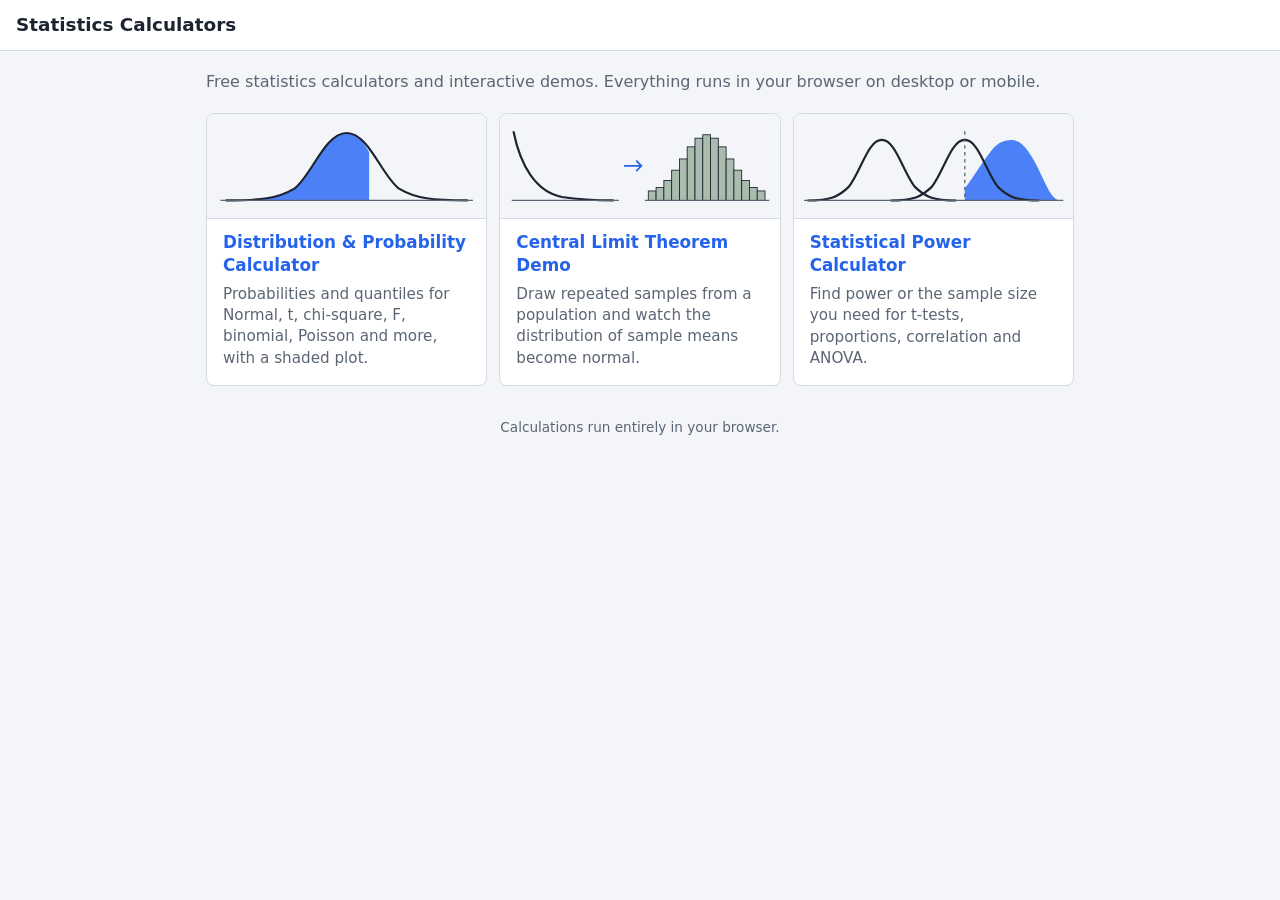
<file: index.html>
<!DOCTYPE html>
<html lang="en">
<head>
<meta charset="utf-8">
<meta name="viewport" content="width=device-width, initial-scale=1">
<title>Statistics Calculators</title>
<meta name="description" content="Free, in-browser statistics calculators and demos.">
<link rel="stylesheet" href="assets/style.css">
<style>
  main { max-width: 900px; margin: 0 auto; padding: 16px; }
  .intro { color: var(--muted); margin: 4px 0 20px; }
  .cards { display: grid; gap: 12px; grid-template-columns: repeat(auto-fill, minmax(260px, 1fr)); }
  .card { display: block; text-decoration: none; color: inherit; background: var(--panel); border: 1px solid var(--line); border-radius: 8px; padding: 16px; }
  .card:hover, .card:focus-visible { border-color: var(--accent); }
  .card .pic { display: block; width: 100%; height: auto; aspect-ratio: 8 / 3; margin: -16px -16px 12px; width: calc(100% + 32px); max-width: none; background: var(--bg); border-radius: 8px 8px 0 0; border-bottom: 1px solid var(--line); }
  .pic .axis { stroke: var(--muted); stroke-width: 1.5; fill: none; }
  .pic .line { stroke: var(--text); stroke-width: 2.5; fill: none; }
  .pic .fill { fill: var(--shade); opacity: .85; }
  .pic .bar { fill: var(--bar); stroke: var(--text); stroke-width: 1; }
  .pic .dash { stroke: var(--muted); stroke-width: 1.5; stroke-dasharray: 4 4; fill: none; }
  .pic .arrow { stroke: var(--accent); stroke-width: 2; fill: none; }
  .card h2 { border: 0; padding: 0; margin: 0 0 6px; color: var(--accent); }
  .card p { margin: 0; color: var(--muted); font-size: .95rem; }
</style>
</head>
<body>
<header class="top"><h1>Statistics Calculators</h1></header>
<main>
  <p class="intro">Free statistics calculators and interactive demos. Everything runs in your browser on desktop or mobile.</p>
  <div class="cards">
    <a class="card" href="distributions/">
      <svg class="pic" viewBox="0 0 320 120" role="img" aria-label="Normal curve with the area left of a value shaded">
        <path class="fill" d="M20 100 C60 100 80 98 100 86 C120 70 135 22 160 22 C172 22 178 30 186 44 L186 100 Z"/>
        <path class="line" d="M20 100 C60 100 80 98 100 86 C120 70 135 22 160 22 C185 22 200 70 220 86 C240 98 260 100 300 100"/>
        <path class="axis" d="M14 100 H306"/>
      </svg>
      <h2>Distribution &amp; Probability Calculator</h2>
      <p>Probabilities and quantiles for Normal, t, chi-square, F, binomial, Poisson and more, with a shaded plot.</p>
    </a>
    <a class="card" href="clt/">
      <svg class="pic" viewBox="0 0 320 120" role="img" aria-label="A skewed population curve on the left leading to a bell-shaped histogram of sample means on the right">
        <path class="line" d="M14 20 C22 60 40 90 70 96 C90 99 105 100 130 100"/>
        <path class="axis" d="M12 100 H136"/>
        <path class="arrow" d="M142 60 H162 M156 54 L162 60 L156 66"/>
        <rect class="bar" x="170" y="89" width="9" height="11"/><rect class="bar" x="179" y="85" width="9" height="15"/><rect class="bar" x="188" y="77" width="9" height="23"/><rect class="bar" x="197" y="65" width="9" height="35"/><rect class="bar" x="206" y="52" width="9" height="48"/><rect class="bar" x="215" y="38" width="9" height="62"/><rect class="bar" x="224" y="28" width="9" height="72"/><rect class="bar" x="233" y="24" width="9" height="76"/><rect class="bar" x="242" y="28" width="9" height="72"/><rect class="bar" x="251" y="38" width="9" height="62"/><rect class="bar" x="260" y="52" width="9" height="48"/><rect class="bar" x="269" y="65" width="9" height="35"/><rect class="bar" x="278" y="77" width="9" height="23"/><rect class="bar" x="287" y="85" width="9" height="15"/><rect class="bar" x="296" y="89" width="9" height="11"/>
        <path class="axis" d="M166 100 H310"/>
      </svg>
      <h2>Central Limit Theorem Demo</h2>
      <p>Draw repeated samples from a population and watch the distribution of sample means become normal.</p>
    </a>
    <a class="card" href="power/">
      <svg class="pic" viewBox="0 0 320 120" role="img" aria-label="Two overlapping bell curves with the area of the alternative beyond a critical value shaded">
        <path class="fill" d="M196 100 L196 86 C204 76 212 62 224 46 C232 34 240 30 250 30 C268 30 280 62 292 86 C296 94 300 98 304 100 Z"/>
        <path class="line" d="M14 100 C40 100 50 96 62 84 C76 66 84 30 100 30 C116 30 124 66 138 84 C150 96 160 100 186 100"/>
        <path class="line" d="M110 100 C136 100 146 96 158 84 C172 66 180 30 196 30 C212 30 220 66 234 84 C246 96 256 100 282 100"/>
        <path class="dash" d="M196 20 V100"/>
        <path class="axis" d="M10 100 H310"/>
      </svg>
      <h2>Statistical Power Calculator</h2>
      <p>Find power or the sample size you need for t-tests, proportions, correlation and ANOVA.</p>
    </a>
  </div>
</main>
<footer>Calculations run entirely in your browser.</footer>
</body>
</html>
</file>
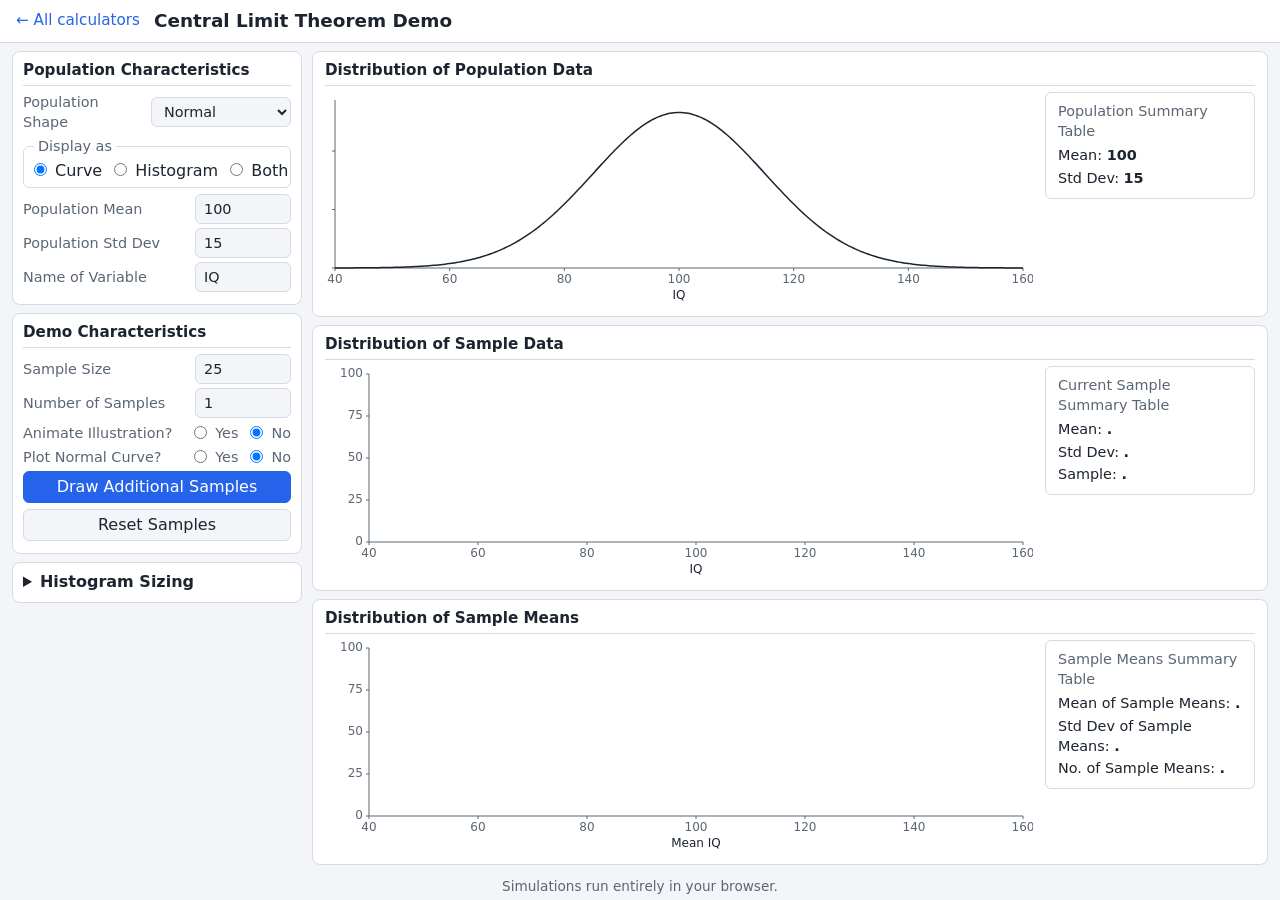
<file: clt/index.html>
<!DOCTYPE html>
<html lang="en">
<head>
<meta charset="utf-8">
<meta name="viewport" content="width=device-width, initial-scale=1">
<title>Central Limit Theorem Demo</title>
<meta name="description" content="Interactive central limit theorem demo: draw samples and watch sample means become normal.">
<link rel="stylesheet" href="../assets/style.css">
<link rel="stylesheet" href="clt.css">
</head>
<body>
<header class="top"><a class="home" href="../">&larr; All calculators</a><h1>Central Limit Theorem Demo</h1></header>

<main class="layout">
  <aside class="controls">
    <section class="panel">
      <h2>Population Characteristics</h2>
      <label class="field">Population Shape
        <select id="shape"></select>
      </label>
      <fieldset>
        <legend>Display as</legend>
        <div class="inline">
        <label class="radio"><input type="radio" name="display" value="curve" checked> Curve</label>
        <label class="radio"><input type="radio" name="display" value="hist"> <span title="Histogram of 100,000 simulated values">Histogram</span></label>
        <label class="radio"><input type="radio" name="display" value="both"> Both</label>
        </div>
      </fieldset>
      <label class="field">Population Mean <input id="mean" type="number" inputmode="decimal" step="any" value="100"></label>
      <label class="field">Population Std Dev <input id="sd" type="number" inputmode="decimal" step="any" value="15"></label>
      <label class="field">Name of Variable <input id="varname" type="text" value="IQ"></label>
    </section>

    <section class="panel">
      <h2>Demo Characteristics</h2>
      <label class="field">Sample Size <input id="n" type="number" inputmode="numeric" step="1" min="1" value="25"></label>
      <label class="field">Number of Samples <input id="k" type="number" inputmode="numeric" step="1" min="1" value="1"></label>
      <div class="field yn"><span>Animate Illustration?</span><div class="inline">
          <label class="radio"><input type="radio" name="animate" value="yes"> Yes</label>
          <label class="radio"><input type="radio" name="animate" value="no" checked> No</label>
        </div></div>
      <div class="field yn"><span>Plot Normal Curve?</span><div class="inline">
          <label class="radio"><input type="radio" name="normal" value="yes"> Yes</label>
          <label class="radio"><input type="radio" name="normal" value="no" checked> No</label>
        </div></div>
      <div class="btns">
        <button type="button" id="draw" class="primary">Draw Additional Samples</button>
        <button type="button" id="resetSamples">Reset Samples</button>
      </div>
      <p id="error" class="error" role="alert"></p>
    </section>

    <section class="panel">
      <details>
        <summary>Histogram Sizing</summary>
        <label class="field">Bin width, sample data (blank = auto) <input id="bwSample" type="number" inputmode="decimal" step="any" min="0" placeholder="auto"></label>
        <label class="field">Bin width, sample means (blank = auto) <input id="bwMeans" type="number" inputmode="decimal" step="any" min="0" placeholder="auto"></label>
      </details>
    </section>
  </aside>

  <div class="charts">
    <section class="panel">
      <h2>Distribution of Population Data</h2>
      <div class="chartrow">
        <div class="chart"><canvas id="cPop" role="img" aria-label="Population distribution"></canvas></div>
        <dl class="summary"><dt>Population Summary Table</dt>
          <dd>Mean: <b id="popMean"></b></dd><dd>Std Dev: <b id="popSd"></b></dd></dl>
      </div>
    </section>
    <section class="panel">
      <h2>Distribution of Sample Data</h2>
      <div class="chartrow">
        <div class="chart"><canvas id="cSample" role="img" aria-label="Current sample histogram"></canvas></div>
        <dl class="summary"><dt>Current Sample Summary Table</dt>
          <dd>Mean: <b id="sMean">.</b></dd><dd>Std Dev: <b id="sSd">.</b></dd><dd>Sample: <b id="sIdx">.</b></dd></dl>
      </div>
    </section>
    <section class="panel">
      <h2>Distribution of Sample Means</h2>
      <div class="chartrow">
        <div class="chart"><canvas id="cMeans" role="img" aria-label="Sample means histogram"></canvas></div>
        <dl class="summary"><dt>Sample Means Summary Table</dt>
          <dd>Mean of Sample Means: <b id="mMean">.</b></dd><dd>Std Dev of Sample Means: <b id="mSd">.</b></dd><dd>No. of Sample Means: <b id="mCount">.</b></dd></dl>
      </div>
    </section>
  </div>
</main>

<footer>Simulations run entirely in your browser.</footer>
<script src="clt.js"></script>
</body>
</html>
</file>
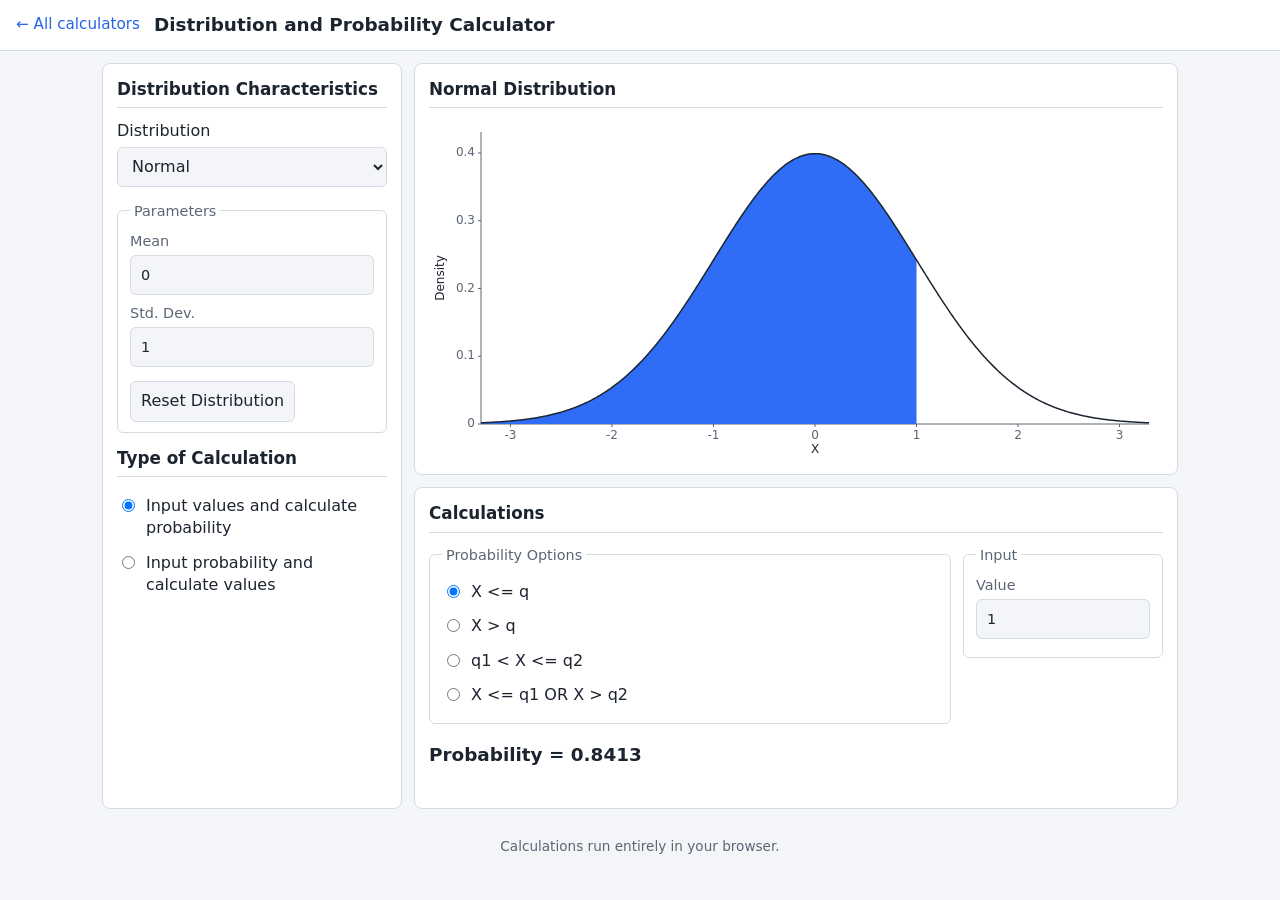
<file: distributions/index.html>
<!DOCTYPE html>
<html lang="en">
<head>
<meta charset="utf-8">
<meta name="viewport" content="width=device-width, initial-scale=1">
<title>Distribution and Probability Calculator</title>
<meta name="description" content="Free distribution and probability calculator: normal, t, chi-square, F, binomial, Poisson and more.">
<link rel="stylesheet" href="../assets/style.css">
<link rel="stylesheet" href="distributions.css">
</head>
<body>
<header class="top"><a class="home" href="../">&larr; All calculators</a><h1>Distribution and Probability Calculator</h1></header>

<main class="layout">
  <section class="panel controls">
    <h2>Distribution Characteristics</h2>
    <label class="row">Distribution
      <select id="dist"></select>
    </label>
    <fieldset>
      <legend>Parameters</legend>
      <div id="params"></div>
      <button type="button" id="reset">Reset Distribution</button>
    </fieldset>

    <h2>Type of Calculation</h2>
    <label class="radio"><input type="radio" name="mode" value="prob" checked> Input values and calculate probability</label>
    <label class="radio"><input type="radio" name="mode" value="value"> Input probability and calculate values</label>
  </section>

  <section class="panel plot">
    <h2 id="plotTitle">Normal Distribution</h2>
    <div class="chart"><canvas id="chart" role="img" aria-label="Distribution plot"></canvas></div>
  </section>

  <section class="panel calc">
    <h2>Calculations</h2>
    <div class="calc-body">
      <fieldset>
        <legend id="optLegend">Probability Options</legend>
        <div id="options"></div>
      </fieldset>
      <fieldset>
        <legend>Input</legend>
        <div id="inputs"></div>
      </fieldset>
    </div>
    <p id="result" class="result" aria-live="polite"></p>
    <p id="error" class="error" role="alert"></p>
  </section>
</main>

<footer>Calculations run entirely in your browser.</footer>
<script src="../assets/stats.js"></script>
<script src="app.js"></script>
</body>
</html>
</file>
<file: assets/style.css>
:root {
  --bg: #f3f5f8; --panel: #fff; --text: #1c2430; --muted: #5b6675; --line: #d5dbe3;
  --accent: #2563eb; --shade: #2f6df6; --bar: #a9bcae; --err: #b91c1c;
}
@media (prefers-color-scheme: dark) {
  :root { --bg: #12161c; --panel: #1b212a; --text: #e6eaf0; --muted: #98a3b3; --line: #333c49; --accent: #5b8def; --shade: #4c86ff; --bar: #5f7666; --err: #f87171; }
}
* { box-sizing: border-box; }
body { margin: 0; background: var(--bg); color: var(--text); font: 16px/1.4 system-ui, -apple-system, "Segoe UI", Roboto, sans-serif; }
a { color: var(--accent); }
.top { padding: 12px 16px; border-bottom: 1px solid var(--line); background: var(--panel); display: flex; align-items: center; gap: 14px; flex-wrap: wrap; }
.top h1 { margin: 0; font-size: 1.15rem; }
.top .home { text-decoration: none; font-size: .95rem; }
h2 { margin: 0 0 12px; font-size: 1.05rem; padding-bottom: 6px; border-bottom: 1px solid var(--line); }

.panel { background: var(--panel); border: 1px solid var(--line); border-radius: 8px; padding: 14px; min-width: 0; }
fieldset { border: 1px solid var(--line); border-radius: 6px; margin: 0 0 14px; padding: 10px 12px; min-width: 0; }
legend { color: var(--muted); font-size: .9rem; padding: 0 4px; }
label.row { display: flex; flex-direction: column; gap: 4px; margin-bottom: 14px; }
.radio { display: flex; gap: 8px; align-items: flex-start; padding: 6px 0; cursor: pointer; }
.radio input { margin-top: 4px; }
.inline { display: flex; gap: 16px; flex-wrap: wrap; }

input[type=number], input[type=text], select, button {
  font: inherit; color: var(--text); background: var(--bg); border: 1px solid var(--line); border-radius: 6px; padding: 8px 10px; min-height: 40px;
}
input[type=number], input[type=text], select { width: 100%; }
button { cursor: pointer; margin-top: 6px; }
button:hover { border-color: var(--accent); }
button.primary { background: var(--accent); border-color: var(--accent); color: #fff; }
.field { display: flex; flex-direction: column; gap: 4px; margin-bottom: 8px; font-size: .9rem; color: var(--muted); }

.chart { position: relative; width: 100%; height: 340px; }
canvas { width: 100%; height: 100%; display: block; }
.error { color: var(--err); margin: 4px 0 0; min-height: 1.4em; }

@media (max-width: 760px) {
  .chart { height: 260px; }
  input, select { font-size: 16px; } /* prevent iOS zoom on focus */
}
footer { text-align: center; color: var(--muted); font-size: .85rem; padding: 16px; }
</file>
<file: clt/clt.css>
.layout { display: grid; gap: 12px; padding: 12px; max-width: 1200px; margin: 0 auto; grid-template-columns: 290px 1fr; align-items: start; }
.controls, .charts { display: flex; flex-direction: column; gap: 12px; min-width: 0; }
.chartrow { display: grid; grid-template-columns: 1fr 210px; gap: 12px; align-items: start; }
.chartrow .chart { height: 230px; }
.summary { margin: 0; border: 1px solid var(--line); border-radius: 6px; padding: 8px 12px; font-size: .9rem; }
.summary dt { color: var(--muted); margin-bottom: 4px; }
.summary dd { margin: 2px 0; }
.btns { display: flex; flex-direction: column; gap: 6px; }
.btns button { margin: 0; }
summary { cursor: pointer; font-weight: 600; margin-bottom: 8px; }

@media (max-width: 900px) {
  .layout { grid-template-columns: 1fr; padding: 8px; }
}
@media (max-width: 640px) {
  .chartrow { grid-template-columns: 1fr; }
  .chartrow .chart { height: 210px; }
}

/* Compact sidebar */
.controls { gap: 8px; }
.controls .panel { padding: 8px 10px; }
.controls h2 { font-size: .95rem; margin: 0 0 6px; padding-bottom: 4px; }
.controls .field { flex-direction: row; align-items: center; justify-content: space-between; gap: 8px; margin-bottom: 4px; }
.controls .field input[type=number], .controls .field input[type=text] { width: 96px; flex: none; min-height: 30px; padding: 3px 8px; }
.controls .field select { width: 140px; flex: none; min-height: 30px; padding: 3px 8px; }
.controls fieldset { margin: 0 0 6px; padding: 2px 10px 4px; }
.controls .radio { padding: 1px 0; }
.controls .radio input { margin: 3px 0 0; }
.controls .inline { gap: 12px; flex-wrap: nowrap; }
.controls .yn { margin-bottom: 2px; }
.controls button { min-height: 32px; padding: 4px 10px; }
.controls .btns { flex-direction: row; flex-wrap: wrap; }
.controls .btns button { flex: 1 1 auto; }
.controls .error { margin: 4px 0 0; min-height: 0; }
.controls summary { margin: 0 0 6px; }
.controls details:not([open]) summary { margin-bottom: 0; }

/* Desktop: fill the viewport height; charts share the space equally. Sidebar scrolls only if the window is very short. */
@media (min-width: 901px) {
  body { min-height: 100dvh; display: flex; flex-direction: column; }
  .layout { flex: 1; width: 100%; max-width: 2400px; min-height: 480px; padding: 8px 12px; gap: 10px;
    grid-template-rows: minmax(0, 1fr); align-items: stretch; }
  .controls { overflow-y: auto; min-height: 0; }
  .charts { min-height: 0; gap: 8px; }
  .charts .panel { flex: 1 1 0; min-height: 0; display: flex; flex-direction: column; padding: 8px 12px; }
  .charts h2 { margin: 0 0 6px; padding-bottom: 4px; font-size: .95rem; }
  .chartrow { flex: 1; min-height: 0; align-items: stretch; }
  .chartrow .chart { height: auto; min-height: 100px; }
  .chartrow .chart canvas { position: absolute; inset: 0; }
  .summary { align-self: start; }
  footer { padding: 4px; }
  .top { padding: 8px 16px; }
}
</file>
<file: distributions/distributions.css>
.layout { display: grid; gap: 12px; padding: 12px; max-width: 1100px; margin: 0 auto;
  grid-template-columns: 300px 1fr; grid-template-areas: "controls plot" "controls calc"; }
.controls { grid-area: controls; } .plot { grid-area: plot; } .calc { grid-area: calc; }
.calc-body { display: grid; grid-template-columns: 1fr 200px; gap: 12px; align-items: start; }
.result { font-size: 1.15rem; font-weight: 600; margin: 4px 0 0; word-break: break-word; }

@media (max-width: 760px) {
  .layout { grid-template-columns: 1fr; grid-template-areas: "controls" "plot" "calc"; padding: 8px; }
  .calc-body { grid-template-columns: 1fr; }
}
</file>
